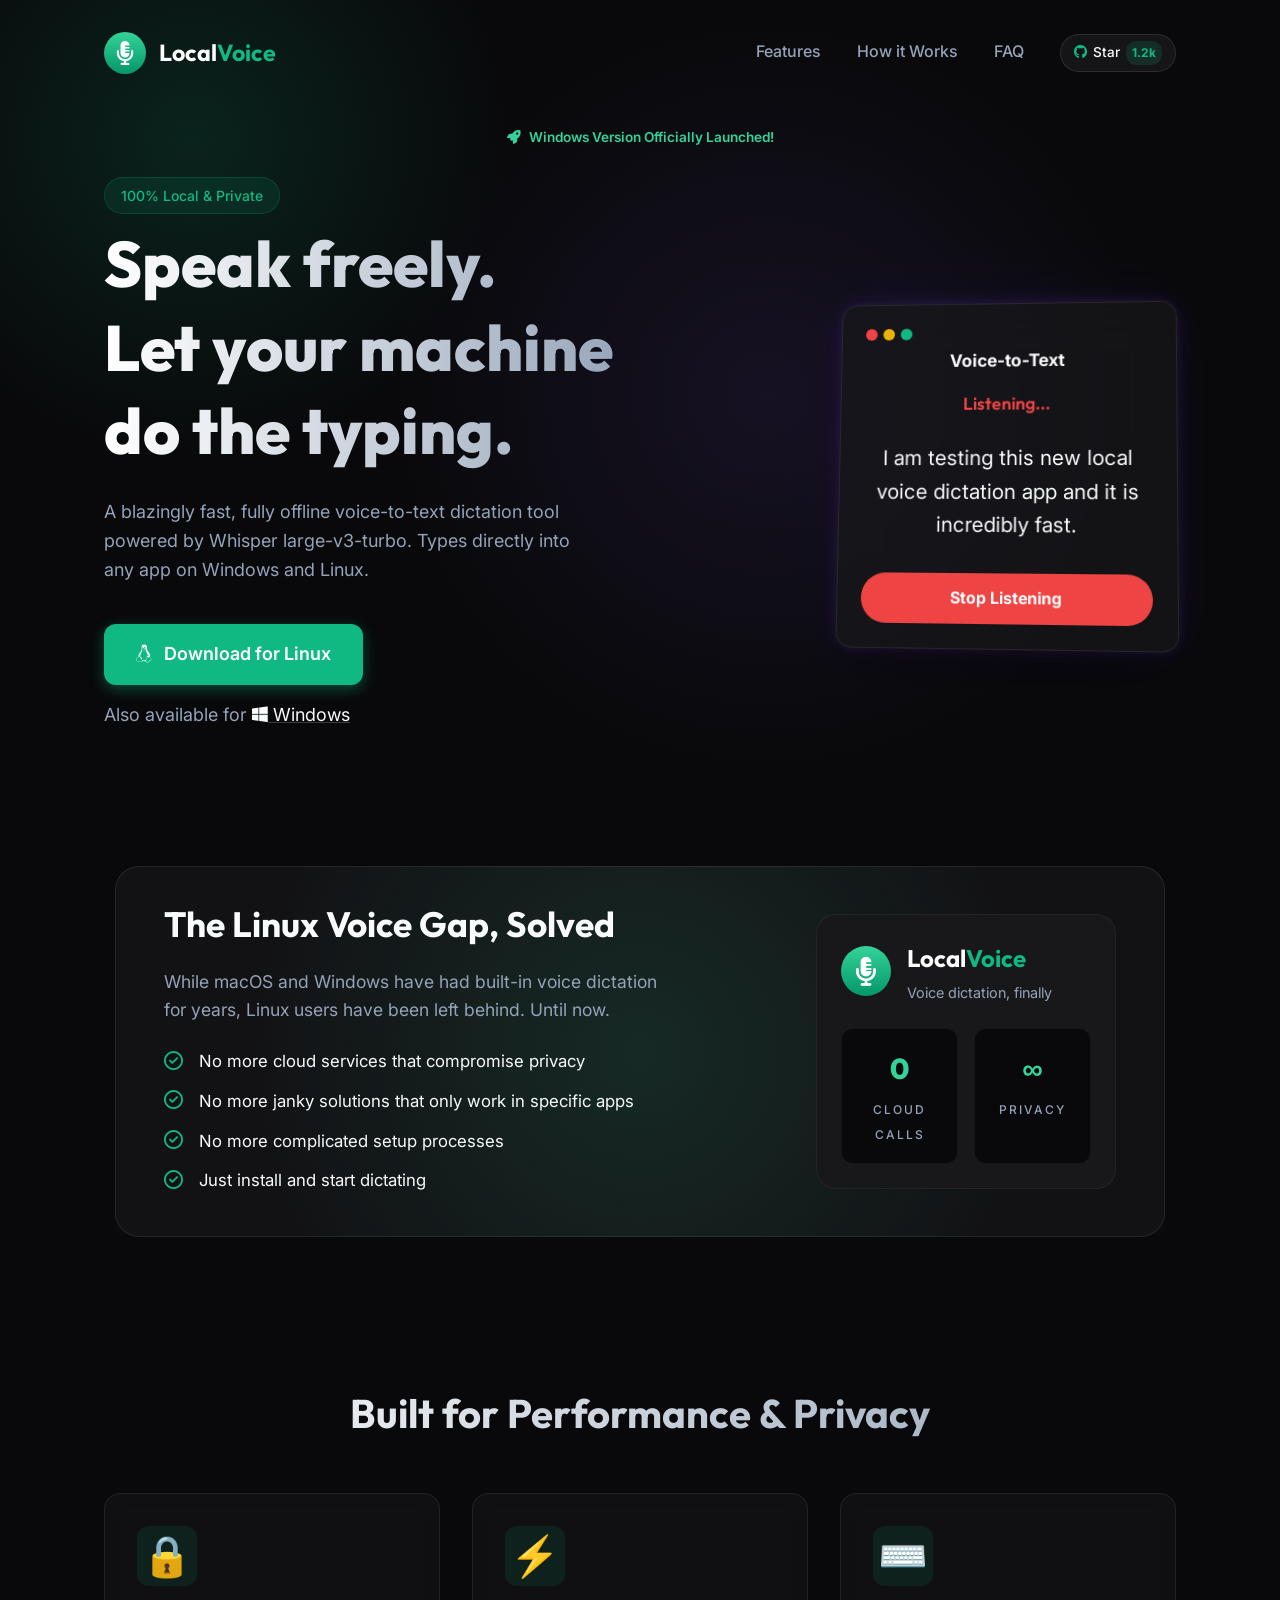
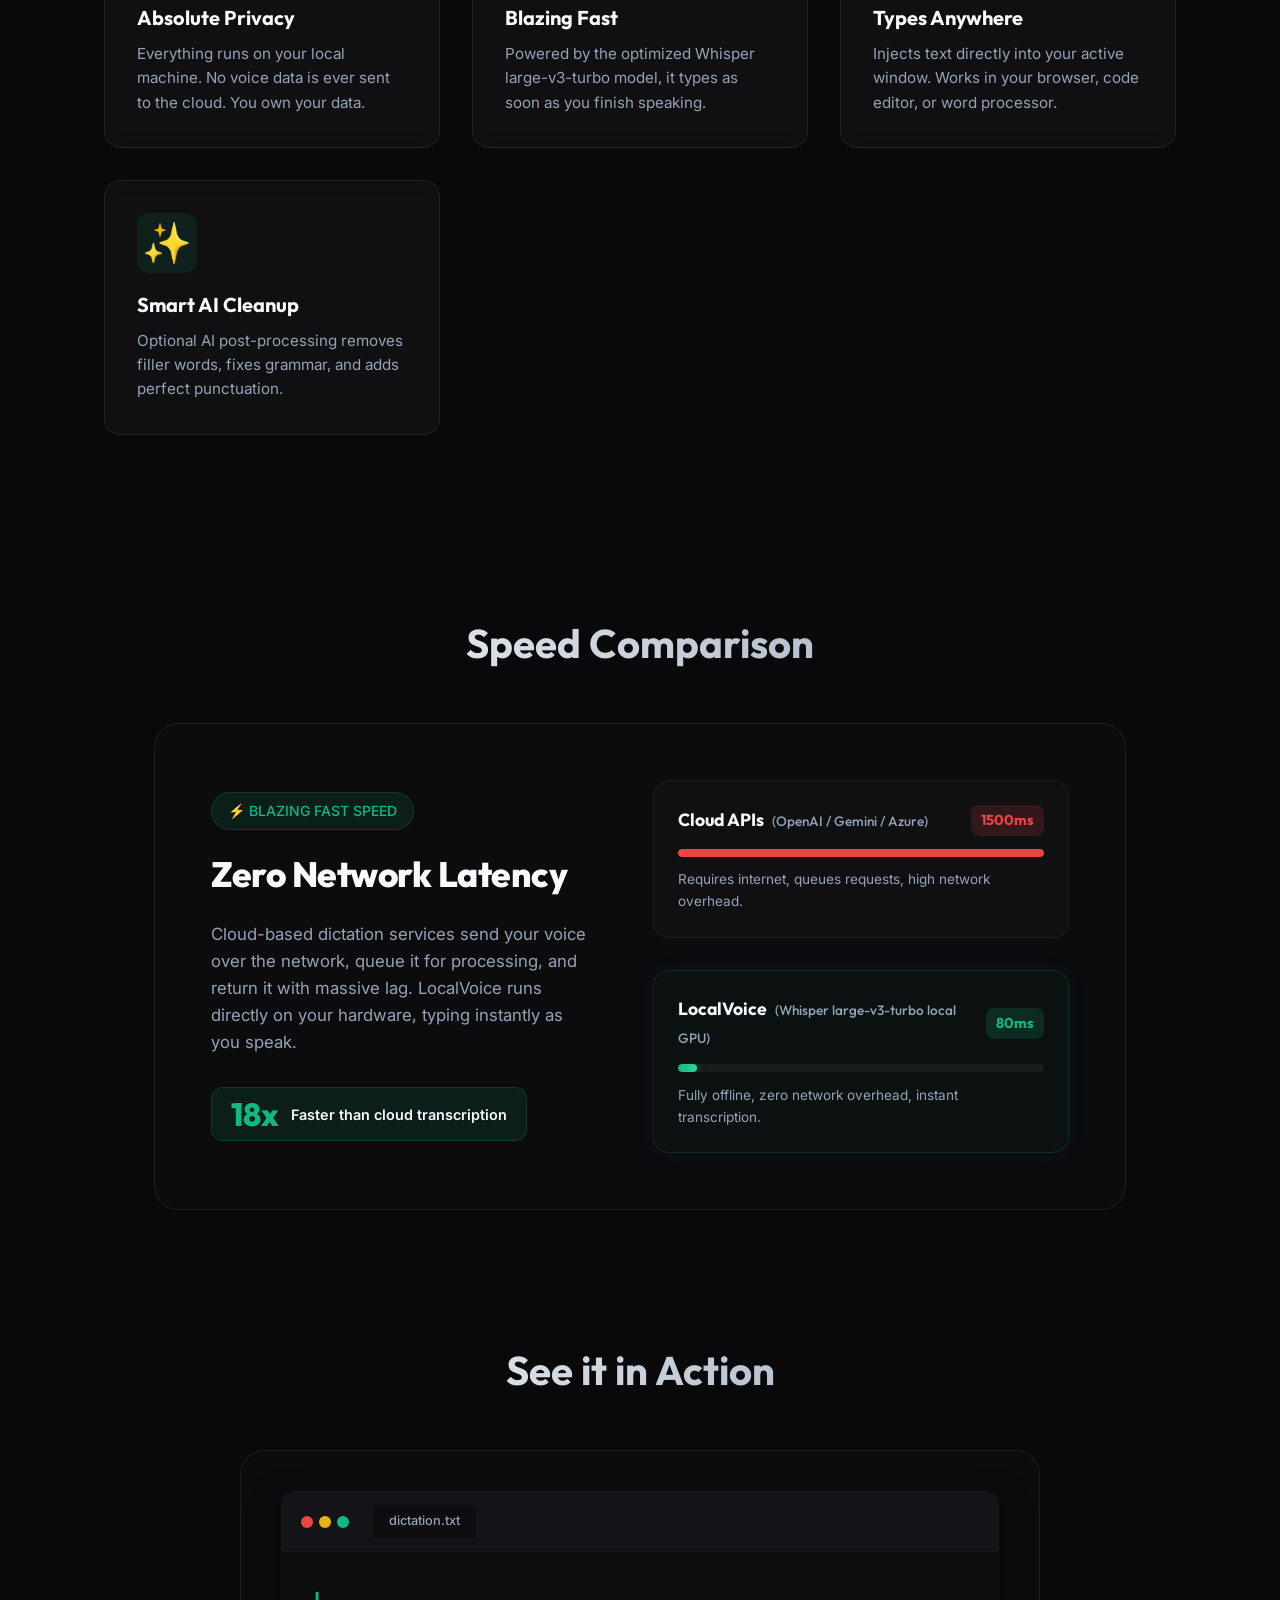
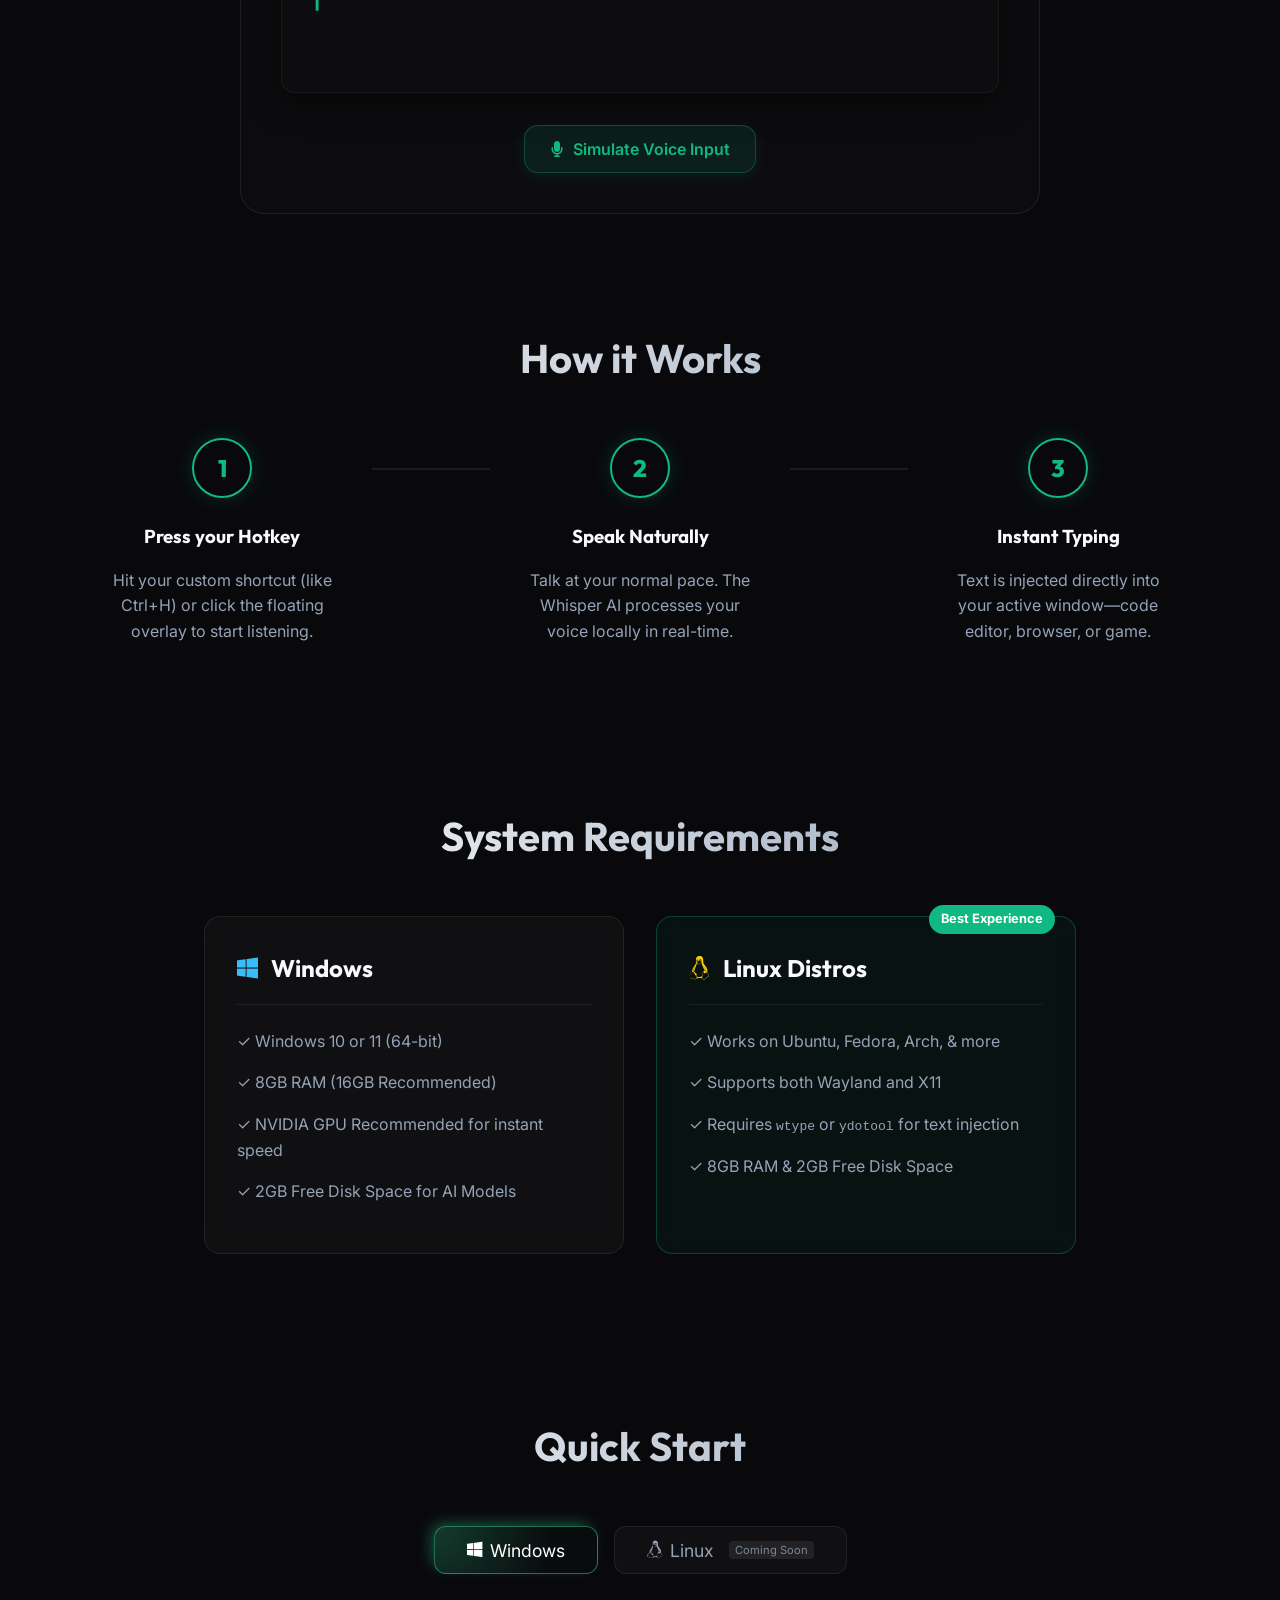
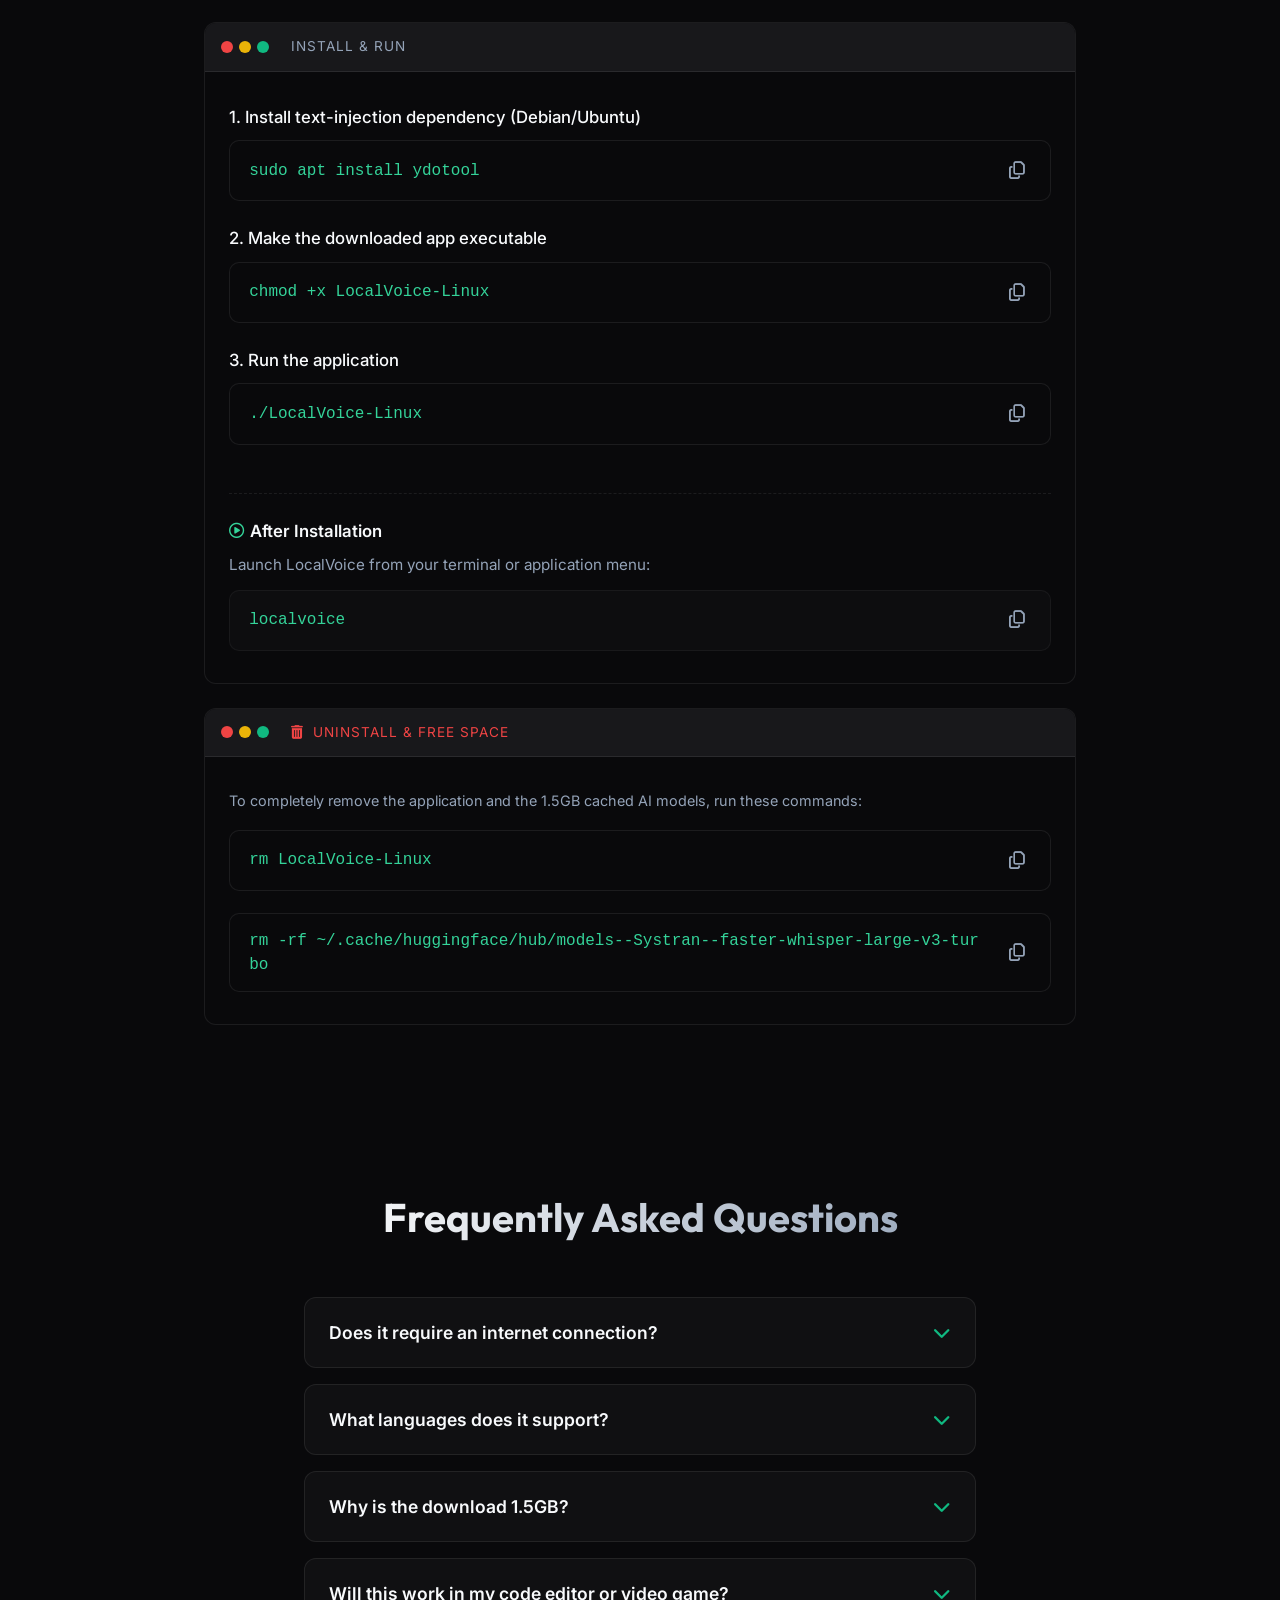
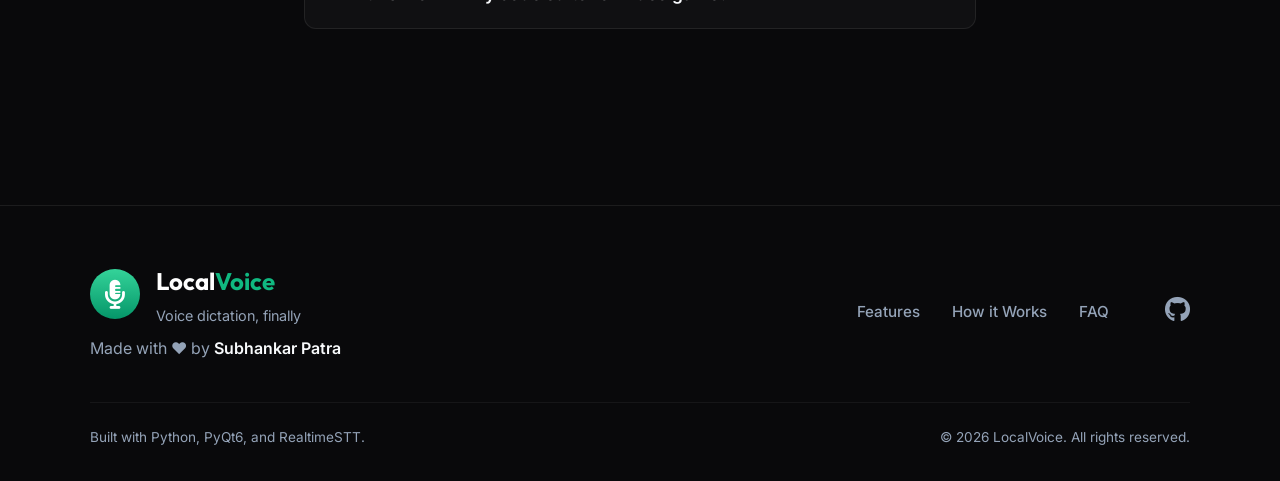
<file: landing-page/index.html>
<!DOCTYPE html>
<html lang="en">
<head>
    <meta charset="UTF-8">
    <meta name="viewport" content="width=device-width, initial-scale=1.0">
    <title>LocalVoice - Secure & Fast Voice Dictation</title>
    <link rel="preconnect" href="https://fonts.googleapis.com">
    <link rel="preconnect" href="https://fonts.gstatic.com" crossorigin>
    <link href="https://fonts.googleapis.com/css2?family=Inter:wght@400;500&family=Outfit:wght@500;700;800&display=swap" rel="stylesheet">
    <link rel="stylesheet" href="https://cdnjs.cloudflare.com/ajax/libs/font-awesome/6.4.0/css/all.min.css">
    <link rel="stylesheet" href="style.css">
</head>
<body>
    <div class="glow-bg"></div>
    <nav class="navbar">
        <div class="card-header" style="margin-bottom: 0;">
            <div class="icon-circle" style="width: 42px; height: 42px; margin-right: 0.8rem;">
                <i class="fa-solid fa-microphone-lines" style="font-size: 1.5rem;"></i>
            </div>
            <div class="card-title">
                <h3 style="font-size: 1.45rem; margin-bottom: 0; line-height: 1; font-family: 'Outfit', sans-serif; font-weight: 700;">Local<span>Voice</span></h3>
            </div>
        </div>
        <div class="nav-links">
            <a href="#features">Features</a>
            <a href="#how-it-works">How it Works</a>
            <a href="#faq">FAQ</a>
            <a href="https://github.com/Subhankar-Patra1/Local_Voice" target="_blank" class="nav-github-star">
                <i class="fa-brands fa-github"></i>
                <span>Star</span>
                <span class="star-count">1.2k</span>
            </a>
        </div>
    </nav>

    <div class="announcement-bar">
        <div class="badge launch-badge glow-effect">
            <span class="badge-content">
                <i class="fa-solid fa-rocket" style="margin-right: 8px;"></i>
                Windows Version Officially Launched!
            </span>
        </div>
    </div>

    <main class="hero">
        <div class="hero-content">
            <div class="hero-badges">
                <div class="badge">100% Local & Private</div>
            </div>
            <h1>Speak freely. <br> Let your machine do the typing.</h1>
            <p>A blazingly fast, fully offline voice-to-text dictation tool powered by Whisper large-v3-turbo. Types directly into any app on Windows and Linux.</p>
            
            <div class="download-container">
                <a href="https://github.com/Subhankar-Patra1/Local_Voice/releases/download/v1.0.0/LocalVoice_Setup.exe" id="download-btn" class="btn primary-btn">
                    <span id="btn-text">Download for Windows</span>
                </a>
                <p id="os-fallback" class="os-fallback">Also available for <a href="#" id="other-os-link">Other OS</a></p>
            </div>
        </div>
        
        <div class="hero-image">
            <div class="glass-mockup">
                <div class="mockup-header">
                    <span class="dot red"></span>
                    <span class="dot yellow"></span>
                    <span class="dot green"></span>
                </div>
                <div class="mockup-body">
                    <div class="mockup-title">Voice-to-Text</div>
                    <div class="mockup-status">Listening...</div>
                    <div class="mockup-text">I am testing this new local voice dictation app and it is incredibly fast.</div>
                    <div class="mockup-btn">Stop Listening</div>
                </div>
            </div>
        </div>
    </main>

    <section class="linux-gap">
        <div class="linux-gap-content">
            <h2>The Linux Voice Gap, Solved</h2>
            <p class="subtitle">While macOS and Windows have had built-in voice dictation for years, Linux users have been left behind. Until now.</p>
            
            <ul class="checklist">
                <li><i class="fa-regular fa-circle-check"></i> No more cloud services that compromise privacy</li>
                <li><i class="fa-regular fa-circle-check"></i> No more janky solutions that only work in specific apps</li>
                <li><i class="fa-regular fa-circle-check"></i> No more complicated setup processes</li>
                <li><i class="fa-regular fa-circle-check"></i> Just install and start dictating</li>
            </ul>
        </div>
        <div class="linux-gap-card">
            <div class="stats-card">
                <div class="card-header">
                    <div class="icon-circle">
                        <i class="fa-solid fa-microphone-lines"></i>
                    </div>
                    <div class="card-title">
                        <h3>Local<span>Voice</span></h3>
                        <p>Voice dictation, finally</p>
                    </div>
                </div>
                <div class="stats-grid">
                    <div class="stat-box">
                        <span class="stat-value">0</span>
                        <span class="stat-label">CLOUD<br>CALLS</span>
                    </div>
                    <div class="stat-box">
                        <span class="stat-value">∞</span>
                        <span class="stat-label">PRIVACY</span>
                    </div>
                </div>
            </div>
        </div>
    </section>

    <section id="features" class="features">
        <h2 class="section-title">Built for Performance & Privacy</h2>
        <div class="feature-grid">
            <div class="feature-card glass">
                <div class="feature-icon">🔒</div>
                <h3>Absolute Privacy</h3>
                <p>Everything runs on your local machine. No voice data is ever sent to the cloud. You own your data.</p>
            </div>
            <div class="feature-card glass">
                <div class="feature-icon">⚡</div>
                <h3>Blazing Fast</h3>
                <p>Powered by the optimized Whisper large-v3-turbo model, it types as soon as you finish speaking.</p>
            </div>
            <div class="feature-card glass">
                <div class="feature-icon">⌨️</div>
                <h3>Types Anywhere</h3>
                <p>Injects text directly into your active window. Works in your browser, code editor, or word processor.</p>
            </div>
            <div class="feature-card glass">
                <div class="feature-icon">✨</div>
                <h3>Smart AI Cleanup</h3>
                <p>Optional AI post-processing removes filler words, fixes grammar, and adds perfect punctuation.</p>
            </div>
        </div>
    </section>

    <section id="latency" class="latency-section">
        <h2 class="section-title">Speed Comparison</h2>
        <div class="latency-container glass">
            <div class="latency-info">
                <span class="badge" style="background: rgba(16, 185, 129, 0.1); color: var(--accent); border: 1px solid rgba(16, 185, 129, 0.2);">⚡ BLAZING FAST SPEED</span>
                <h2>Zero Network Latency</h2>
                <p>Cloud-based dictation services send your voice over the network, queue it for processing, and return it with massive lag. LocalVoice runs directly on your hardware, typing instantly as you speak.</p>
                <div class="speed-multiplier">
                    <span class="multiplier-num">18x</span>
                    <span class="multiplier-label">Faster than cloud transcription</span>
                </div>
            </div>
            <div class="latency-visual">
                <div class="latency-bar-group">
                    <div class="latency-label-row">
                        <span>Cloud APIs <small>(OpenAI / Gemini / Azure)</small></span>
                        <span class="time slow">1500ms</span>
                    </div>
                    <div class="progress-track">
                        <div class="progress-bar slow-bar" style="width: 0;" data-width="100%"></div>
                    </div>
                    <div class="bar-subtext">Requires internet, queues requests, high network overhead.</div>
                </div>
                
                <div class="latency-bar-group active">
                    <div class="latency-label-row">
                        <span>LocalVoice <small>(Whisper large-v3-turbo local GPU)</small></span>
                        <span class="time fast">80ms</span>
                    </div>
                    <div class="progress-track">
                        <div class="progress-bar fast-bar" style="width: 0;" data-width="5.3%"></div>
                    </div>
                    <div class="bar-subtext">Fully offline, zero network overhead, instant transcription.</div>
                </div>
            </div>
        </div>
    </section>

    <section class="demo-section">
        <h2 class="section-title">See it in Action</h2>
        <div class="simulator-container glass">
            <div class="sim-editor-window">
                <div class="sim-editor-header">
                    <div class="sim-dots">
                        <span class="dot red"></span>
                        <span class="dot yellow"></span>
                        <span class="dot green"></span>
                    </div>
                    <div class="sim-tab">dictation.txt</div>
                </div>
                <div class="sim-editor-body">
                    <span id="sim-text-target" class="sim-text"></span><span class="sim-cursor">|</span>
                </div>
            </div>
            
            <div class="sim-controls">
                <button id="sim-start-btn" class="sim-btn">
                    <i class="fa-solid fa-microphone"></i>
                    <span id="sim-btn-label">Simulate Voice Input</span>
                </button>
                
                <div id="sim-wave-container" class="sim-wave-container">
                    <div class="wave-bar bar-1"></div>
                    <div class="wave-bar bar-2"></div>
                    <div class="wave-bar bar-3"></div>
                    <div class="wave-bar bar-4"></div>
                    <div class="wave-bar bar-5"></div>
                    <div class="wave-bar bar-6"></div>
                    <div class="wave-bar bar-7"></div>
                    <div class="wave-bar bar-8"></div>
                </div>
            </div>
        </div>
    </section>

    <section id="how-it-works" class="how-it-works">
        <h2 class="section-title">How it Works</h2>
        <div class="steps-container">
            <div class="step">
                <div class="step-number">1</div>
                <h3>Press your Hotkey</h3>
                <p>Hit your custom shortcut (like Ctrl+H) or click the floating overlay to start listening.</p>
            </div>
            <div class="step-connector"></div>
            <div class="step">
                <div class="step-number">2</div>
                <h3>Speak Naturally</h3>
                <p>Talk at your normal pace. The Whisper AI processes your voice locally in real-time.</p>
            </div>
            <div class="step-connector"></div>
            <div class="step">
                <div class="step-number">3</div>
                <h3>Instant Typing</h3>
                <p>Text is injected directly into your active window—code editor, browser, or game.</p>
            </div>
        </div>
    </section>

    <section id="requirements" class="requirements">
        <h2 class="section-title">System Requirements</h2>
        <div class="req-grid">
            <div class="req-card glass">
                <h3><i class="fa-brands fa-windows" style="margin-right: 8px; color: #38bdf8;"></i> Windows</h3>
                <ul>
                    <li>✓ Windows 10 or 11 (64-bit)</li>
                    <li>✓ 8GB RAM (16GB Recommended)</li>
                    <li>✓ NVIDIA GPU Recommended for instant speed</li>
                    <li>✓ 2GB Free Disk Space for AI Models</li>
                </ul>
            </div>
            <div class="req-card glass recommended">
                <div class="rec-badge">Best Experience</div>
                <h3><i class="fa-brands fa-linux" style="margin-right: 8px; color: #facc15;"></i> Linux Distros</h3>
                <ul>
                    <li>✓ Works on Ubuntu, Fedora, Arch, & more</li>
                    <li>✓ Supports both Wayland and X11</li>
                    <li>✓ Requires <code>wtype</code> or <code>ydotool</code> for text injection</li>
                    <li>✓ 8GB RAM & 2GB Free Disk Space</li>
                </ul>
            </div>
        </div>
    </section>

    <section id="installation" class="installation-section">
        <h2 class="section-title">Quick Start</h2>
        
        <div class="os-tabs">
            <button class="os-tab active" data-os="windows"><i class="fa-brands fa-windows"></i> Windows</button>
            <button class="os-tab" data-os="linux">
                <i class="fa-brands fa-linux"></i> Linux
                <span class="coming-soon-badge">Coming Soon</span>
            </button>
        </div>

        <div class="install-content active" id="content-linux">
            <div class="code-block">
                <div class="code-header" style="justify-content: flex-start; gap: 6px;">
                    <span class="dot red"></span><span class="dot yellow"></span><span class="dot green"></span>
                    <span class="filename" style="margin-left: 1rem;">Install & Run</span>
                </div>
                <div class="install-steps-list" style="padding: 2rem 1.5rem;">
                    <div class="install-step-item">
                        <p class="step-desc">1. Install text-injection dependency (Debian/Ubuntu)</p>
                        <div class="cmd-box">
                            <code>sudo apt install ydotool</code>
                            <button class="copy-btn" title="Copy code"><i class="fa-regular fa-copy"></i></button>
                        </div>
                    </div>
                    
                    <div class="install-step-item">
                        <p class="step-desc">2. Make the downloaded app executable</p>
                        <div class="cmd-box">
                            <code>chmod +x LocalVoice-Linux</code>
                            <button class="copy-btn" title="Copy code"><i class="fa-regular fa-copy"></i></button>
                        </div>
                    </div>

                    <div class="install-step-item">
                        <p class="step-desc">3. Run the application</p>
                        <div class="cmd-box">
                            <code>./LocalVoice-Linux</code>
                            <button class="copy-btn" title="Copy code"><i class="fa-regular fa-copy"></i></button>
                        </div>
                    </div>

                    <div class="after-install-box">
                        <h4 class="after-install-title">
                            <i class="fa-regular fa-circle-play" style="color: #34d399; font-size: 0.95rem; margin-right: 6px;"></i> After Installation
                        </h4>
                        <p class="after-install-desc">Launch LocalVoice from your terminal or application menu:</p>
                        <div class="cmd-box launch-cmd">
                            <code>localvoice</code>
                            <button class="copy-btn" title="Copy code"><i class="fa-regular fa-copy"></i></button>
                        </div>
                    </div>
                </div>
            </div>

            <div class="code-block mt-4">
                <div class="code-header" style="justify-content: flex-start; gap: 6px;">
                    <span class="dot red"></span><span class="dot yellow"></span><span class="dot green"></span>
                    <span class="filename" style="margin-left: 1rem; color: #ef4444;"><i class="fa-solid fa-trash-can" style="margin-right: 4px;"></i> Uninstall & Free Space</span>
                </div>
                <div class="install-steps-list" style="padding: 2rem 1.5rem;">
                    <div class="install-step-item">
                        <p class="step-desc-sub">To completely remove the application and the 1.5GB cached AI models, run these commands:</p>
                        
                        <div class="cmd-box" style="margin-bottom: 0.8rem;">
                            <code>rm LocalVoice-Linux</code>
                            <button class="copy-btn" title="Copy code"><i class="fa-regular fa-copy"></i></button>
                        </div>
                        <div class="cmd-box">
                            <code>rm -rf ~/.cache/huggingface/hub/models--Systran--faster-whisper-large-v3-turbo</code>
                            <button class="copy-btn" title="Copy code"><i class="fa-regular fa-copy"></i></button>
                        </div>
                    </div>
                </div>
            </div>
        </div>

        <div class="install-content" id="content-windows">
            <div class="code-block">
                <div class="code-header">
                    <div class="code-header-left">
                        <span class="dot red"></span><span class="dot yellow"></span><span class="dot green"></span>
                        <span class="filename">Install & Run</span>
                    </div>
                </div>
                <div class="windows-instruction">
                    <i class="fa-solid fa-mouse-pointer"></i>
                    <p>No terminal needed! Just download <strong>LocalVoice_Setup.exe</strong> and double-click to run.</p>
                </div>
            </div>
            
            <div class="code-block mt-4">
                <div class="code-header">
                    <div class="code-header-left">
                        <span class="dot red"></span><span class="dot yellow"></span><span class="dot green"></span>
                        <span class="filename">Uninstall</span>
                    </div>
                </div>
                <div class="windows-instruction">
                    <i class="fa-solid fa-trash-can" style="color: #ef4444;"></i>
                    <p>Delete <strong>LocalVoice.exe</strong> to remove the app.<br><br>To free up disk space, delete the AI model cache folder at:<br><code>C:\Users\YOUR_NAME\.cache\huggingface</code></p>
                </div>
            </div>
        </div>
    </section>

    <section id="faq" class="faq-section">
        <h2 class="section-title">Frequently Asked Questions</h2>
        <div class="faq-container">
            <div class="faq-item">
                <button class="faq-question">Does it require an internet connection? <i class="fa-solid fa-chevron-down arrow"></i></button>
                <div class="faq-answer">
                    <p>Only for the very first launch! The app needs to download the AI models (~1.5GB) once. After that, it runs 100% locally and entirely offline.</p>
                </div>
            </div>
            <div class="faq-item">
                <button class="faq-question">What languages does it support? <i class="fa-solid fa-chevron-down arrow"></i></button>
                <div class="faq-answer">
                    <p>It defaults to English for the highest accuracy, but the Whisper model supports over 90 languages including Spanish, French, German, Chinese, Japanese, and Hindi.</p>
                </div>
            </div>
            <div class="faq-item">
                <button class="faq-question">Why is the download 1.5GB? <i class="fa-solid fa-chevron-down arrow"></i></button>
                <div class="faq-answer">
                    <p>Instead of relying on a slow, privacy-invasive cloud API, we bundle the powerful <code>large-v3-turbo</code> AI model so it runs directly on your hardware for zero latency.</p>
                </div>
            </div>
            <div class="faq-item">
                <button class="faq-question">Will this work in my code editor or video game? <i class="fa-solid fa-chevron-down arrow"></i></button>
                <div class="faq-answer">
                    <p>Yes! It acts exactly like a virtual keyboard. Wherever your text cursor is blinking—whether in VS Code, a web browser, or a video game chat—the text will be typed exactly there.</p>
                </div>
            </div>
        </div>
    </section>

    <footer>
        <div class="footer-content">
            <div class="footer-brand-section">
                <div class="card-header" style="margin-bottom: 0;">
                    <div class="icon-circle">
                        <i class="fa-solid fa-microphone-lines"></i>
                    </div>
                    <div class="card-title">
                        <h3>Local<span>Voice</span></h3>
                        <p>Voice dictation, finally</p>
                    </div>
                </div>
                <div class="footer-credit">
                    <p>Made with ❤️ by <a href="https://github.com/Subhankar-Patra1" target="_blank" class="author-link">Subhankar Patra</a></p>
                </div>
            </div>
            
            <div class="footer-nav-section">
                <div class="footer-links">
                    <a href="#features">Features</a>
                    <a href="#how-it-works">How it Works</a>
                    <a href="#faq">FAQ</a>
                </div>
                <div class="footer-right">
                    <a href="https://github.com/Subhankar-Patra1/Local_Voice" target="_blank" class="github-social" title="View on GitHub">
                        <i class="fa-brands fa-github"></i>
                    </a>
                </div>
            </div>
        </div>
        <div class="footer-bottom">
            <p>Built with Python, PyQt6, and RealtimeSTT.</p>
            <p>&copy; <span id="current-year">2026</span> LocalVoice. All rights reserved.</p>
        </div>
    </footer>

    <button id="back-to-top" class="back-to-top" title="Back to Top">
        <i class="fa-solid fa-arrow-up"></i>
    </button>

    <script src="script.js"></script>
</body>
</html>
</file>
<file: landing-page/style.css>
:root {
    --bg-dark: #09090b;
    --text-main: #f8fafc;
    --text-muted: #94a3b8;
    --accent: #10b981;
    --accent-hover: #059669;
    --glass-bg: rgba(255, 255, 255, 0.03);
    --glass-border: rgba(255, 255, 255, 0.08);
}

* {
    margin: 0;
    padding: 0;
    box-sizing: border-box;
}

body {
    background-color: var(--bg-dark);
    color: var(--text-main);
    font-family: 'Inter', sans-serif;
    line-height: 1.6;
    overflow-x: hidden;
}

/* Background Glow Effect */
.glow-bg {
    position: absolute;
    top: -20%;
    left: -10%;
    width: 50vw;
    height: 50vw;
    background: radial-gradient(circle, rgba(16, 185, 129, 0.15) 0%, rgba(9, 9, 11, 0) 70%);
    z-index: -1;
    border-radius: 50%;
}

.glow-bg::after {
    content: '';
    position: absolute;
    bottom: -50%;
    right: -100%;
    width: 60vw;
    height: 60vw;
    background: radial-gradient(circle, rgba(139, 92, 246, 0.1) 0%, rgba(9, 9, 11, 0) 70%);
    border-radius: 50%;
}

/* Typography */
h1, h2, h3, .logo {
    font-family: 'Outfit', sans-serif;
}

/* Navbar */
.navbar {
    display: flex;
    justify-content: space-between;
    align-items: center;
    padding: 2rem 5%;
    max-width: 1200px;
    margin: 0 auto;
}

/* Redundant navbar-logo styles removed as card-header components are fully unified across the site */

.nav-links a {
    color: var(--text-muted);
    text-decoration: none;
    margin-left: 2rem;
    font-weight: 500;
    transition: color 0.3s;
}

.nav-links a:hover {
    color: var(--text-main);
}

.announcement-bar {
    width: 100%;
    display: flex;
    justify-content: center;
    padding-top: 0.5rem;
    animation: fadeInUp 0.8s ease-out forwards;
}

.hero {
    display: flex;
    align-items: center;
    justify-content: space-between;
    padding: 1rem 5% 4rem;
    max-width: 1200px;
    margin: 0 auto;
    min-height: 60vh;
}

.hero-content {
    flex: 1;
    max-width: 600px;
    text-align: left;
    display: block;
}

.glow-effect {
    position: relative;
    overflow: hidden;
    background: #09090b;
    border: 1px solid rgba(255, 255, 255, 0.1);
    border-radius: 50px;
    z-index: 1;
    display: inline-flex;
}

.badge-content {
    display: flex;
    align-items: center;
    padding: 0.4rem 1.2rem;
    z-index: 1;
    overflow: hidden;
    color: #34d399;
    font-size: 0.85rem;
    font-weight: 600;
}

/* Google-style Shimmer Overlay */
.badge-content::after {
    content: '';
    position: absolute;
    top: 0;
    left: -100%;
    width: 100%;
    height: 100%;
    background: linear-gradient(
        120deg,
        transparent,
        rgba(255, 255, 255, 0.1),
        transparent
    );
    animation: shimmerRunning 3s infinite linear;
    z-index: 2;
}

@keyframes shimmerRunning {
    0% { left: -100%; }
    100% { left: 100%; }
}

@keyframes fadeInUp {
    from { opacity: 0; transform: translateY(20px); }
    to { opacity: 1; transform: translateY(0); }
}

.hero-badges {
    display: flex;
    gap: 0.8rem;
    margin-bottom: 0.5rem;
}

.launch-badge {
    background: transparent !important;
    border: none !important;
}

.coming-soon-badge {
    font-size: 0.7rem;
    background: rgba(255, 255, 255, 0.1);
    padding: 2px 6px;
    border-radius: 4px;
    margin-left: 8px;
    opacity: 0.8;
}

.badge {
    display: inline-block;
    padding: 0.4rem 1rem;
    background: rgba(16, 185, 129, 0.1);
    color: #10b981;
    border: 1px solid rgba(16, 185, 129, 0.2);
    border-radius: 50px;
    font-size: 0.875rem;
    font-weight: 500;
}

h1 {
    font-size: 4rem;
    line-height: 1.3;
    font-weight: 800;
    margin-bottom: 1rem;
    padding-bottom: 10px;
    background: linear-gradient(to right, #fff, #94a3b8);
    -webkit-background-clip: text;
    -webkit-text-fill-color: transparent;
}

.hero-content p {
    color: var(--text-muted);
    font-size: 1.125rem;
    margin-bottom: 2.5rem;
    max-width: 500px;
}

.download-container {
    display: flex;
    flex-direction: column;
    align-items: flex-start;
}

.btn {
    display: inline-flex;
    align-items: center;
    padding: 1rem 2rem;
    border-radius: 12px;
    font-size: 1.125rem;
    font-weight: 600;
    text-decoration: none;
    transition: all 0.3s ease;
    cursor: pointer;
}

.primary-btn {
    background-color: var(--accent);
    color: white;
    border: none;
    box-shadow: 0 4px 14px 0 rgba(16, 185, 129, 0.39);
}

.primary-btn:hover {
    background-color: var(--accent-hover);
    transform: translateY(-2px);
    box-shadow: 0 6px 20px rgba(16, 185, 129, 0.23);
}

.primary-btn .icon {
    margin-right: 0.5rem;
}

.os-fallback {
    margin-top: 1rem;
    font-size: 0.875rem;
    color: var(--text-muted);
}

.os-fallback a {
    color: var(--text-main);
    text-decoration: underline;
    text-decoration-color: rgba(255, 255, 255, 0.2);
    transition: text-decoration-color 0.3s;
}

.os-fallback a:hover {
    text-decoration-color: var(--text-main);
}

/* Hero Mockup */
.hero-image {
    flex: 1;
    display: flex;
    justify-content: flex-end;
}

.glass-mockup {
    width: 340px;
    background: rgba(24, 24, 27, 0.7);
    backdrop-filter: blur(20px);
    border: 1px solid var(--glass-border);
    border-radius: 16px;
    padding: 1.5rem;
    box-shadow: 
        0 25px 50px -12px rgba(0, 0, 0, 0.5), /* Base dark drop shadow */
        0 0 10px rgba(139, 92, 246, 0.1),     /* Tight inner glow layer */
        0 0 20px rgba(139, 92, 246, 0.1),     /* Medium glow layer */
        0 0 40px rgba(139, 92, 246, 0.08),    /* Wide glow layer */
        0 0 80px rgba(139, 92, 246, 0.05);    /* Ultra-wide faint glow layer */
    transform: perspective(1000px) rotateY(-5deg) rotateX(5deg);
    transition: transform 0.1s ease-out, box-shadow 0.5s ease;
}

.glass-mockup:hover {
    box-shadow: 
        0 25px 50px -12px rgba(0, 0, 0, 0.5),
        0 0 15px rgba(139, 92, 246, 0.2),     /* Intense tight hover glow */
        0 0 30px rgba(139, 92, 246, 0.15),    /* Medium hover glow */
        0 0 60px rgba(139, 92, 246, 0.1),     /* Wide hover glow */
        0 0 100px rgba(139, 92, 246, 0.08);   /* Ultra-wide hover glow */
}

.mockup-header {
    display: flex;
    gap: 6px;
    margin-bottom: 0.5rem;
}

.dot {
    width: 12px;
    height: 12px;
    border-radius: 50%;
}
.red { background: #ef4444; } 
.yellow { background: #eab308; }
.green { background: #10b981; }

.mockup-title {
    text-align: center;
    color: var(--text-main);
    font-weight: 700;
    margin-bottom: 1rem;
    font-size: 1.1rem;
}

.mockup-status {
    color: #ef4444; /* Danger red like the app */
    font-weight: 600;
    font-size: 1.1rem;
    text-align: center;
    margin-bottom: 1.5rem;
    font-family: 'Outfit', sans-serif;
}

.mockup-text {
    font-size: 1.3rem;
    text-align: center;
    margin-bottom: 2rem;
    color: var(--text-main);
}

.mockup-btn {
    background: #ef4444;
    color: white;
    text-align: center;
    padding: 0.75rem;
    border-radius: 50px;
    font-weight: bold;
    font-family: 'Inter', sans-serif;
    font-size: 1rem;
    cursor: pointer;
}

/* Linux Gap Section */
.linux-gap {
    display: flex;
    align-items: center;
    justify-content: space-between;
    padding: 1.8rem 3rem; /* Reduced vertical padding */
    max-width: 1050px;
    margin: 2rem auto 4rem auto;
    background: radial-gradient(circle at 50% 50%, rgba(52, 211, 153, 0.12), transparent 70%),
                rgba(20, 20, 23, 0.95);
    border-radius: 24px;
    border: 1px solid var(--glass-border);
}

.linux-gap-content {
    flex: 1;
    max-width: 600px;
    padding-right: 2rem;
}

.linux-gap-content h2 {
    font-size: 2.2rem;
    margin-bottom: 1rem;
    color: var(--text-main);
}

.linux-gap-content .subtitle {
    color: var(--text-muted);
    font-size: 1.1rem;
    margin-bottom: 1.5rem; /* Reduced from 2.5rem */
    line-height: 1.6;
}

.checklist {
    list-style: none;
}

.checklist li {
    display: flex;
    align-items: flex-start;
    margin-bottom: 0.8rem; /* Reduced from 1.2rem */
    color: var(--text-main);
    font-size: 1.05rem;
}

.checklist li i {
    color: var(--accent);
    font-size: 1.2rem;
    margin-right: 1rem;
    margin-top: 0.2rem;
}

.linux-gap-card {
    flex: 0.8;
    display: flex;
    justify-content: flex-end;
}

.stats-card {
    background: #18181b;
    border-radius: 20px;
    padding: 1.5rem;
    width: 100%;
    max-width: 300px;
    transition: none;
    border: 1px solid rgba(255, 255, 255, 0.05); /* very faint border like image */
}

.card-header {
    display: flex;
    align-items: center;
    margin-bottom: 1.5rem;
}

.icon-circle {
    width: 50px;
    height: 50px;
    background: linear-gradient(180deg, #34d399, #059669); /* Brighter teal to dark green gradient */
    border-radius: 50%;
    display: flex;
    align-items: center;
    justify-content: center;
    margin-right: 1rem;
}

.icon-circle i {
    color: #fff;
    font-size: 1.8rem;
}

.card-title h3 {
    font-size: 1.5rem;
    color: #fff;
    margin-bottom: 0.2rem;
}

.card-title h3 span {
    color: var(--accent);
}

.card-title p {
    color: var(--text-muted);
    font-size: 0.9rem;
}

.stats-grid {
    display: flex;
    gap: 1rem;
}

.stat-box {
    flex: 1;
    background: #09090b;
    border-radius: 12px;
    padding: 1rem;
    text-align: center;
    border: 1px solid rgba(255, 255, 255, 0.05);
}

.stat-value {
    display: block;
    color: #34d399; /* Matches the new brighter green */
    font-size: 1.8rem;
    font-weight: 800;
    font-family: 'Outfit', sans-serif;
    margin-bottom: 0.3rem;
}

.stat-label {
    color: var(--text-muted);
    font-size: 0.75rem;
    text-transform: uppercase;
    letter-spacing: 2px;
    font-family: 'Inter', sans-serif;
    font-weight: 500;
    line-height: 1.8;
}

/* Features */
.features {
    padding: 5rem 5%;
    max-width: 1200px;
    margin: 0 auto;
}

.section-title {
    text-align: center;
    font-size: 2.5rem;
    margin-bottom: 3rem;
    background: linear-gradient(to right, #fff, #94a3b8);
    -webkit-background-clip: text;
    -webkit-text-fill-color: transparent;
}

.feature-grid {
    display: grid;
    grid-template-columns: repeat(auto-fit, minmax(250px, 1fr));
    gap: 2rem;
}

.glass {
    background: var(--glass-bg);
    border: 1px solid var(--glass-border);
    backdrop-filter: blur(10px);
    border-radius: 16px;
    padding: 2rem;
    transition: transform 0.3s ease, background 0.3s ease;
}

.glass:hover {
    transform: translateY(-5px);
    background: rgba(255, 255, 255, 0.05);
    border-color: rgba(16, 185, 129, 0.3);
}

.feature-icon {
    font-size: 2.5rem;
    margin-bottom: 1rem;
    background: rgba(16, 185, 129, 0.1);
    width: 60px;
    height: 60px;
    display: flex;
    align-items: center;
    justify-content: center;
    border-radius: 12px;
}

.feature-card h3 {
    font-size: 1.25rem;
    margin-bottom: 0.5rem;
    color: var(--text-main);
}

.feature-card p {
    color: var(--text-muted);
    font-size: 0.95rem;
}

/* Demo Section */
.demo-section {
    padding: 2rem 5%;
    max-width: 1000px;
    margin: 0 auto;
}
/* Interactive Simulator Styles */
.simulator-container {
    max-width: 800px;
    margin: 0 auto;
    padding: 2.5rem;
    background: rgba(18, 18, 22, 0.45);
    border: 1px solid var(--glass-border);
    backdrop-filter: blur(12px);
    border-radius: 24px;
    display: flex;
    flex-direction: column;
    gap: 2rem;
}

.sim-editor-window {
    background: #0d0d10;
    border: 1px solid rgba(255, 255, 255, 0.05);
    border-radius: 14px;
    overflow: hidden;
    box-shadow: 0 10px 30px rgba(0, 0, 0, 0.5);
}

.sim-editor-header {
    background: #141418;
    padding: 0.8rem 1.2rem;
    display: flex;
    align-items: center;
    border-bottom: 1px solid rgba(255, 255, 255, 0.03);
}

.sim-dots {
    display: flex;
    gap: 6px;
    margin-right: 1.5rem;
}

.sim-tab {
    background: #0d0d10;
    padding: 0.4rem 1rem;
    border-radius: 6px 6px 0 0;
    font-size: 0.8rem;
    font-family: 'Inter', sans-serif;
    color: var(--text-muted);
    font-weight: 500;
}

.sim-editor-body {
    padding: 2rem;
    min-height: 140px;
    font-family: 'Outfit', sans-serif;
    font-size: 1.3rem;
    font-weight: 500;
    line-height: 1.6;
    color: var(--text-main);
    text-align: left;
}

.sim-text {
    white-space: pre-wrap;
}

.sim-cursor {
    color: var(--accent);
    animation: simBlink 0.8s infinite;
    font-weight: bold;
}

@keyframes simBlink {
    0%, 100% { opacity: 0; }
    50% { opacity: 1; }
}

.sim-controls {
    display: flex;
    align-items: center;
    justify-content: center;
    gap: 2rem;
}

.sim-btn {
    display: inline-flex;
    align-items: center;
    gap: 10px;
    background: rgba(16, 185, 129, 0.1);
    border: 1px solid rgba(16, 185, 129, 0.3);
    color: var(--accent);
    padding: 0.8rem 1.6rem;
    border-radius: 14px;
    font-size: 1rem;
    font-weight: 600;
    cursor: pointer;
    font-family: 'Inter', sans-serif;
    transition: all 0.3s cubic-bezier(0.4, 0, 0.2, 1);
    box-shadow: 0 4px 15px rgba(16, 185, 129, 0.1);
}

.sim-btn:hover {
    background: var(--accent);
    color: #000;
    border-color: var(--accent);
    box-shadow: 0 0 25px rgba(16, 185, 129, 0.45);
    transform: translateY(-2px);
}

.sim-btn.active {
    background: #ef4444;
    border-color: #ef4444;
    color: #fff;
    box-shadow: 0 0 25px rgba(239, 68, 68, 0.45);
}

.sim-btn:disabled {
    cursor: not-allowed;
    opacity: 0.8;
}

.sim-wave-container {
    display: none;
    align-items: center;
    gap: 4px;
    height: 40px;
    padding: 0 10px;
}

.sim-wave-container.active {
    display: flex;
}

.wave-bar {
    width: 3px;
    height: 100%;
    background: var(--accent);
    border-radius: 3px;
    animation: simWave 1.2s ease-in-out infinite alternate;
}

/* Different delay for each bar to create beautiful wave ripple */
.bar-1 { animation-delay: 0.1s; height: 15px; }
.bar-2 { animation-delay: 0.4s; height: 35px; }
.bar-3 { animation-delay: 0.2s; height: 25px; }
.bar-4 { animation-delay: 0.6s; height: 40px; }
.bar-5 { animation-delay: 0.3s; height: 20px; }
.bar-6 { animation-delay: 0.5s; height: 30px; }
.bar-7 { animation-delay: 0.15s; height: 18px; }
.bar-8 { animation-delay: 0.45s; height: 28px; }

@keyframes simWave {
    0% {
        transform: scaleY(0.3);
    }
    100% {
        transform: scaleY(1);
    }
}

/* How It Works */
.how-it-works {
    padding: 5rem 5%;
    max-width: 1200px;
    margin: 0 auto;
}
.steps-container {
    display: flex;
    justify-content: space-between;
    align-items: flex-start;
    position: relative;
    gap: 2rem;
}
.step {
    flex: 1;
    text-align: center;
    position: relative;
    z-index: 2;
}
.step-number {
    width: 60px;
    height: 60px;
    background: var(--bg-dark);
    border: 2px solid var(--accent);
    color: var(--accent);
    font-size: 1.5rem;
    font-weight: 800;
    border-radius: 50%;
    display: flex;
    align-items: center;
    justify-content: center;
    margin: 0 auto 1.5rem auto;
    font-family: 'Outfit', sans-serif;
    box-shadow: 0 0 20px rgba(16, 185, 129, 0.2);
}
.step h3 {
    margin-bottom: 1rem;
    color: var(--text-main);
}
.step p {
    color: var(--text-muted);
}
.step-connector {
    flex: 0.5;
    height: 2px;
    background: var(--glass-border);
    margin-top: 30px;
    position: relative;
    z-index: 1;
}

/* Requirements */
.requirements {
    padding: 5rem 5%;
    max-width: 1000px;
    margin: 0 auto;
}
.req-grid {
    display: grid;
    grid-template-columns: 1fr 1fr;
    gap: 2rem;
}
.req-card {
    position: relative;
}
.req-card h3 {
    font-size: 1.5rem;
    margin-bottom: 1.5rem;
    border-bottom: 1px solid var(--glass-border);
    padding-bottom: 1rem;
    color: var(--text-main);
}
.req-card ul {
    list-style: none;
}
.req-card li {
    margin-bottom: 1rem;
    color: var(--text-muted);
}
.req-card.recommended {
    border-color: rgba(16, 185, 129, 0.3);
    background: rgba(16, 185, 129, 0.05);
}
.rec-badge {
    position: absolute;
    top: -12px;
    right: 20px;
    background: var(--accent);
    color: white;
    padding: 4px 12px;
    border-radius: 20px;
    font-size: 0.8rem;
    font-weight: bold;
}

/* Installation Section */
.installation-section {
    padding: 5rem 5%;
    max-width: 1000px; /* Increased to prevent scrollbar */
    margin: 0 auto;
}

.os-tabs {
    display: flex;
    justify-content: center;
    gap: 1rem;
    margin-bottom: 3rem;
}

.os-tab {
    background: var(--glass-bg);
    border: 1px solid var(--glass-border);
    color: var(--text-muted);
    padding: 0.8rem 2rem;
    border-radius: 12px;
    font-size: 1.1rem;
    cursor: pointer;
    transition: all 0.3s ease;
    font-family: 'Inter', sans-serif;
    display: flex;
    align-items: center;
    gap: 8px;
}

.os-tab:hover {
    color: var(--text-main);
    background: rgba(255, 255, 255, 0.05);
}

.os-tab.active {
    background: radial-gradient(circle at top left, rgba(52, 211, 153, 0.25), rgba(52, 211, 153, 0.02) 70%);
    border-color: rgba(52, 211, 153, 0.5);
    color: #fff;
    box-shadow: -5px -5px 15px -3px rgba(52, 211, 153, 0.4);
    transition: all 0.4s cubic-bezier(0.16, 1, 0.3, 1);
}

.install-content {
    display: none;
    animation: fadeIn 0.3s ease;
}

.install-content.active {
    display: block;
}

@keyframes fadeIn {
    from { opacity: 0; transform: translateY(10px); }
    to { opacity: 1; transform: translateY(0); }
}

.code-block {
    background: #09090b;
    border: 1px solid var(--glass-border);
    border-radius: 12px;
    overflow: hidden;
}

.mt-4 {
    margin-top: 1.5rem;
}

.code-header {
    background: #18181b;
    padding: 0.8rem 1rem;
    border-bottom: 1px solid var(--glass-border);
    display: flex;
    align-items: center;
    justify-content: space-between;
}

.code-header-left {
    display: flex;
    align-items: center;
    gap: 6px;
}

.code-header .filename {
    margin-left: 1rem;
    color: var(--text-muted);
    font-size: 0.85rem;
    font-family: 'Inter', monospace;
    letter-spacing: 1px;
    text-transform: uppercase;
}

.copy-btn {
    background: none;
    border: none;
    color: var(--text-muted);
    cursor: pointer;
    font-size: 1.1rem;
    padding: 0.4rem;
    border-radius: 6px;
    transition: all 0.2s ease;
    display: flex;
    align-items: center;
    justify-content: center;
}

.copy-btn:hover {
    color: var(--text-main);
    background: rgba(255, 255, 255, 0.1);
}

.copy-btn.copied {
    color: var(--accent);
}

.code-block pre {
    padding: 1.5rem;
    overflow-x: auto;
    white-space: pre-wrap; /* Enable wrapping for long commands */
    word-break: break-all;
}

.code-block code {
    font-family: 'Fira Code', 'Courier New', Courier, monospace;
    color: #34d399;
    line-height: 1.7;
    font-size: 1.05rem;
}

.windows-instruction {
    padding: 2.5rem;
    text-align: center;
    color: var(--text-muted);
}

.windows-instruction i {
    font-size: 2.5rem;
    color: var(--accent);
    margin-bottom: 1rem;
}

.windows-instruction strong {
    color: var(--text-main);
}

.windows-instruction code {
    display: inline-block;
    margin-top: 0.5rem;
    background: #18181b;
    padding: 0.4rem 0.8rem;
    border-radius: 8px;
    color: #a78bfa;
    word-break: break-all;
    max-width: 100%;
}

/* Individual Command Step Styles */
.install-steps-list {
    display: flex;
    flex-direction: column;
    gap: 1.5rem;
}

.install-step-item {
    display: flex;
    flex-direction: column;
    gap: 0.6rem;
}

.step-desc {
    color: var(--text-main);
    font-size: 1.05rem;
    font-weight: 500;
}

.step-desc-sub {
    color: var(--text-muted);
    font-size: 0.9rem;
    margin-bottom: 0.5rem;
}

.cmd-box {
    background: #09090b;
    border: 1px solid var(--glass-border);
    border-radius: 10px;
    padding: 0.9rem 1.2rem;
    display: flex;
    justify-content: space-between;
    align-items: center;
    gap: 1.5rem;
    transition: border-color 0.3s ease;
    overflow-x: hidden; /* Prevent horizontal scroll */
}

.cmd-box:hover {
    border-color: rgba(16, 185, 129, 0.3);
}

.cmd-box code {
    font-family: 'Fira Code', 'Courier New', Courier, monospace;
    color: #34d399;
    font-size: 1rem;
    line-height: 1.5;
    word-break: break-all;
    white-space: pre-wrap;
}

.uninstall-steps {
    margin-top: 1.5rem;
    border-top: 1px dashed var(--glass-border);
    padding-top: 2rem;
}

/* After Installation Box */
.after-install-box {
    margin-top: 1.5rem;
    padding-top: 1.5rem;
    border-top: 1px dashed var(--glass-border);
}

.after-install-title {
    display: flex;
    align-items: center;
    color: var(--text-main);
    font-size: 1.05rem;
    font-weight: 600;
    margin-bottom: 0.5rem;
}

.after-install-desc {
    color: var(--text-muted);
    font-size: 0.95rem;
    margin-bottom: 0.8rem;
}

.launch-cmd {
    background: #0d0d0f; /* Darker terminal command box */
    border-color: rgba(255, 255, 255, 0.05);
}

/* FAQ */
.faq-section {
    padding: 5rem 5%;
    max-width: 800px;
    margin: 0 auto;
}
.faq-item {
    margin-bottom: 1rem;
    border: 1px solid var(--glass-border);
    border-radius: 12px;
    overflow: hidden;
    background: var(--glass-bg);
}
.faq-question {
    width: 100%;
    text-align: left;
    padding: 1.5rem;
    background: none;
    border: none;
    color: var(--text-main);
    font-size: 1.1rem;
    font-weight: 600;
    cursor: pointer;
    display: flex;
    justify-content: space-between;
    align-items: center;
    font-family: 'Inter', sans-serif;
}
.faq-question .arrow {
    transition: transform 0.3s ease;
    color: var(--accent);
}
.faq-question.active .arrow {
    transform: rotate(180deg);
}
.faq-answer {
    max-height: 0;
    overflow: hidden;
    transition: max-height 0.3s ease;
}
.faq-answer p {
    padding: 0 1.5rem 1.5rem 1.5rem;
    color: var(--text-muted);
}

/* Footer */
footer {
    border-top: 1px solid var(--glass-border);
    padding: 3.5rem 5% 2rem 5%;
    margin-top: 5rem;
    background: rgba(10, 10, 12, 0.8);
    backdrop-filter: blur(10px);
}

.footer-content {
    display: flex;
    justify-content: space-between;
    align-items: center;
    max-width: 1100px;
    margin: 0 auto 2.5rem auto;
    flex-wrap: wrap;
    gap: 2rem;
}

.footer-brand-section {
    display: flex;
    flex-direction: column;
    align-items: flex-start;
    gap: 0.6rem;
}

.footer-nav-section {
    display: flex;
    align-items: center;
    gap: 3.5rem;
}

/* Cleaned redundant footer-logo classes as card-header styles are reused directly */

.footer-links {
    display: flex;
    gap: 2rem;
}

.footer-links a {
    color: var(--text-muted);
    text-decoration: none;
    font-size: 0.95rem;
    font-weight: 500;
    transition: color 0.3s ease;
}

.footer-links a:hover {
    color: var(--accent);
}

.footer-credit p {
    color: var(--text-muted);
    font-size: 1rem;
    font-family: 'Inter', sans-serif;
}

.author-link {
    color: var(--text-main);
    text-decoration: none;
    font-weight: 600;
    transition: color 0.3s ease;
}

.author-link:hover {
    color: var(--accent);
}

.footer-right .github-social {
    color: var(--text-muted);
    font-size: 1.6rem;
    transition: all 0.3s ease;
    display: inline-flex;
    text-decoration: none;
}

.footer-right .github-social:hover {
    color: var(--text-main);
    transform: translateY(-2px);
}

.footer-bottom {
    border-top: 1px solid rgba(255, 255, 255, 0.05);
    padding-top: 1.5rem;
    display: flex;
    justify-content: space-between;
    align-items: center;
    max-width: 1100px;
    margin: 0 auto;
    flex-wrap: wrap;
    gap: 1rem;
}

.footer-bottom p {
    color: var(--text-muted);
    font-size: 0.85rem;
}

/* ── Mobile Responsiveness Overrides ── */
@media (max-width: 768px) {
    .navbar {
        padding: 1.5rem 5%;
        flex-direction: column;
        align-items: center;
        text-align: center;
        gap: 1.2rem;
    }

    .nav-links {
        display: flex;
        gap: 1.2rem;
        flex-wrap: wrap;
        justify-content: center;
        margin-bottom: 0.5rem;
    }

    .nav-links a {
        margin-left: 0;
        font-size: 0.95rem;
    }

    .nav-github-star {
        margin-left: 0 !important;
        margin-top: 0;
    }

    .announcement-bar {
        justify-content: center;
        width: 100%;
        margin-bottom: 1rem;
    }

    .hero {
        flex-direction: column;
        text-align: center;
        padding: 0 5% 4rem;
        min-height: auto;
    }

    .hero-badges {
        justify-content: center;
        margin-bottom: 1.5rem;
    }
    
    h1 {
        font-size: 2.8rem;
        line-height: 1.2;
        text-align: center;
        margin: 0 auto 1rem auto;
    }
    
    .hero-content p {
        margin: 0 auto 2.5rem auto;
        font-size: 1.05rem;
        text-align: center;
    }
    
    .download-container {
        align-items: center;
        margin-bottom: 3rem;
    }
    
    .hero-image {
        justify-content: center;
        width: 100%;
        margin-top: 2rem;
    }
    
    .glass-mockup {
        width: 100%;
        max-width: 320px;
        transform: none !important;
        margin: 0 auto;
    }
    
    .linux-gap {
        flex-direction: column;
        padding: 2.5rem 1.5rem;
        margin: 2rem 1rem 4rem 1rem;
        text-align: center;
    }
    
    .linux-gap-content {
        padding-right: 0;
        display: flex;
        flex-direction: column;
        align-items: center;
    }

    .linux-gap-content h2 {
        font-size: 1.8rem;
    }

    .checklist {
        display: inline-flex;
        flex-direction: column;
        align-items: flex-start;
        text-align: left;
        margin: 0 auto;
    }

    .checklist li {
        justify-content: flex-start;
        font-size: 0.95rem;
        width: 100%;
    }
    
    .linux-gap-card {
        margin-top: 2.5rem;
        justify-content: center;
        width: 100%;
    }

    .stats-card {
        max-width: 100%;
    }

    .steps-container {
        flex-direction: column;
        gap: 2.5rem;
    }
    
    .step-connector {
        display: none;
    }
    
    .req-grid {
        grid-template-columns: 1fr;
    }

    .footer-content {
        flex-direction: column;
        align-items: center;
        text-align: center;
        gap: 2.5rem;
    }

    .footer-brand-section {
        align-items: center;
    }

    .footer-nav-section {
        flex-direction: column;
        align-items: center;
        gap: 1.5rem;
    }

    .footer-links {
        justify-content: center;
        gap: 1.5rem;
        flex-wrap: wrap;
    }

    .footer-bottom {
        flex-direction: column;
        text-align: center;
        gap: 1rem;
    }
}

/* GitHub Star Navbar Button */
.nav-github-star {
    display: inline-flex;
    align-items: center;
    gap: 6px;
    background: rgba(255, 255, 255, 0.05);
    border: 1px solid rgba(255, 255, 255, 0.1);
    border-radius: 20px;
    padding: 0.4rem 0.8rem;
    font-size: 0.85rem;
    font-weight: 600;
    color: var(--text-main) !important;
    text-decoration: none;
    transition: all 0.3s cubic-bezier(0.4, 0, 0.2, 1);
    margin-left: 1.5rem;
}

.nav-github-star i {
    color: var(--accent);
}

.nav-github-star .star-count {
    background: rgba(16, 185, 129, 0.15);
    color: var(--accent);
    padding: 2px 6px;
    border-radius: 10px;
    font-size: 0.75rem;
    font-weight: 700;
}

.nav-github-star:hover {
    background: rgba(16, 185, 129, 0.1);
    border-color: rgba(16, 185, 129, 0.3);
    box-shadow: 0 0 15px rgba(16, 185, 129, 0.2);
    transform: translateY(-1px);
}

/* Latency Speed Comparison Section */
.latency-section {
    max-width: 1100px;
    margin: 6rem auto;
    padding: 0 5%;
}

.latency-container {
    display: grid;
    grid-template-columns: 1fr 1.1fr;
    gap: 4rem;
    padding: 3.5rem;
    border-radius: 24px;
    background: rgba(18, 18, 22, 0.45);
    border: 1px solid var(--glass-border);
    backdrop-filter: blur(12px);
    align-items: center;
}

.latency-container.glass:hover {
    transform: none;
    background: rgba(18, 18, 22, 0.45);
    border-color: var(--glass-border);
    box-shadow: none;
}

.latency-info h2 {
    font-size: 2.2rem;
    font-weight: 800;
    margin-top: 1rem;
    margin-bottom: 1.2rem;
    letter-spacing: -0.5px;
}

.latency-info p {
    color: var(--text-muted);
    font-size: 1.05rem;
    line-height: 1.6;
    margin-bottom: 2rem;
}

.speed-multiplier {
    display: inline-flex;
    align-items: center;
    gap: 12px;
    background: rgba(16, 185, 129, 0.1);
    border: 1px solid rgba(16, 185, 129, 0.2);
    padding: 0.6rem 1.2rem;
    border-radius: 12px;
}

.multiplier-num {
    color: var(--accent);
    font-size: 2rem;
    font-family: 'Outfit', sans-serif;
    font-weight: 800;
    line-height: 1;
}

.multiplier-label {
    color: var(--text-main);
    font-size: 0.9rem;
    font-weight: 600;
}

.latency-visual {
    display: flex;
    flex-direction: column;
    gap: 2rem;
}

.latency-bar-group {
    background: rgba(255, 255, 255, 0.02);
    border: 1px solid rgba(255, 255, 255, 0.05);
    border-radius: 16px;
    padding: 1.5rem;
    transition: all 0.3s ease;
}

.latency-bar-group.active {
    background: rgba(16, 185, 129, 0.03);
    border-color: rgba(16, 185, 129, 0.15);
    box-shadow: 0 0 20px rgba(16, 185, 129, 0.05);
}

.latency-label-row {
    display: flex;
    justify-content: space-between;
    align-items: center;
    font-family: 'Outfit', sans-serif;
    font-weight: 700;
    font-size: 1.1rem;
    color: var(--text-main);
    margin-bottom: 0.8rem;
}

.latency-label-row small {
    font-weight: 500;
    color: var(--text-muted);
    margin-left: 5px;
    font-size: 0.85rem;
}

.time {
    padding: 4px 10px;
    border-radius: 8px;
    font-size: 0.9rem;
}

.time.slow {
    background: rgba(239, 68, 68, 0.15);
    color: #ef4444;
}

.time.fast {
    background: rgba(16, 185, 129, 0.15);
    color: var(--accent);
}

.progress-track {
    width: 100%;
    height: 8px;
    background: rgba(255, 255, 255, 0.05);
    border-radius: 4px;
    overflow: hidden;
    margin-bottom: 0.8rem;
}

.progress-bar {
    height: 100%;
    border-radius: 4px;
    transition: width 1.5s cubic-bezier(0.1, 1, 0.1, 1);
}

.slow-bar {
    background: #ef4444;
}

.fast-bar {
    background: linear-gradient(90deg, var(--accent), #34d399);
    box-shadow: 0 0 10px rgba(16, 185, 129, 0.5);
}

.bar-subtext {
    font-size: 0.85rem;
    color: var(--text-muted);
}

/* Floating Back to Top Button */
.back-to-top {
    position: fixed;
    bottom: 30px;
    right: 30px;
    width: 46px;
    height: 46px;
    border-radius: 50%;
    background: rgba(10, 10, 12, 0.7);
    border: 1px solid var(--glass-border);
    backdrop-filter: blur(10px);
    color: var(--text-main);
    display: flex;
    justify-content: center;
    align-items: center;
    font-size: 1.1rem;
    cursor: pointer;
    z-index: 1000;
    opacity: 0;
    visibility: hidden;
    transform: translateY(15px);
    transition: all 0.4s cubic-bezier(0.4, 0, 0.2, 1);
    box-shadow: 0 4px 20px rgba(0, 0, 0, 0.3);
}

.back-to-top:hover {
    border-color: rgba(16, 185, 129, 0.4);
    box-shadow: 0 0 20px rgba(16, 185, 129, 0.3);
    color: var(--accent);
    transform: translateY(-2px);
}

.back-to-top.show {
    opacity: 1;
    visibility: visible;
    transform: translateY(0);
}

/* Responsive Overrides for Latency & Star Badge */
@media (max-width: 768px) {
    .nav-github-star {
        margin-left: 0;
        margin-top: 1rem;
        width: fit-content;
    }
    
    .latency-container {
        grid-template-columns: 1fr;
        padding: 2.5rem 1.8rem;
        gap: 2.5rem;
    }
    
    .latency-info h2 {
        font-size: 1.8rem;
    }
    
    .back-to-top {
        bottom: 20px;
        right: 20px;
        width: 42px;
        height: 42px;
    }
}

/* ── Download Toast Notification ── */
.download-toast {
    position: fixed;
    bottom: 30px;
    left: 50%;
    transform: translateX(-50%) translateY(120px);
    z-index: 9999;
    display: flex;
    align-items: center;
    gap: 14px;
    background: rgba(18, 18, 22, 0.92);
    backdrop-filter: blur(20px);
    -webkit-backdrop-filter: blur(20px);
    border: 1px solid rgba(16, 185, 129, 0.25);
    border-radius: 16px;
    padding: 16px 22px;
    min-width: 360px;
    max-width: 480px;
    box-shadow:
        0 8px 40px rgba(0, 0, 0, 0.5),
        0 0 30px rgba(16, 185, 129, 0.08);
    opacity: 0;
    transition: all 0.5s cubic-bezier(0.16, 1, 0.3, 1);
    pointer-events: none;
}

.download-toast.show {
    transform: translateX(-50%) translateY(0);
    opacity: 1;
    pointer-events: auto;
}

.toast-icon {
    flex-shrink: 0;
    width: 42px;
    height: 42px;
    border-radius: 12px;
    background: rgba(16, 185, 129, 0.12);
    display: flex;
    align-items: center;
    justify-content: center;
    font-size: 1.25rem;
    color: #10b981;
}

.toast-body {
    flex: 1;
    min-width: 0;
}

.toast-title {
    font-family: 'Outfit', sans-serif;
    font-weight: 700;
    font-size: 1rem;
    color: #f4f4f5;
    margin-bottom: 2px;
}

.toast-desc {
    font-size: 0.85rem;
    color: #a1a1aa;
    margin-bottom: 8px;
    white-space: nowrap;
    overflow: hidden;
    text-overflow: ellipsis;
}

.toast-bar {
    width: 100%;
    height: 4px;
    background: rgba(255, 255, 255, 0.06);
    border-radius: 2px;
    overflow: hidden;
}

.toast-bar-fill {
    height: 100%;
    width: 30%;
    background: linear-gradient(90deg, #10b981, #34d399);
    border-radius: 2px;
    animation: toastBarPulse 2s ease-in-out infinite;
}

@keyframes toastBarPulse {
    0%   { width: 15%; opacity: 0.7; }
    50%  { width: 85%; opacity: 1; }
    100% { width: 15%; opacity: 0.7; }
}

.toast-close {
    flex-shrink: 0;
    background: none;
    border: none;
    color: #71717a;
    font-size: 1.3rem;
    cursor: pointer;
    padding: 4px 8px;
    border-radius: 8px;
    transition: all 0.2s ease;
    line-height: 1;
}

.toast-close:hover {
    background: rgba(255, 255, 255, 0.06);
    color: #f4f4f5;
}

@media (max-width: 768px) {
    .download-toast {
        min-width: 0;
        width: calc(100% - 32px);
        left: 16px;
        right: 16px;
        bottom: 16px;
        transform: translateX(0) translateY(120px);
    }
    .download-toast.show {
        transform: translateX(0) translateY(0);
    }
}

/* ── Interactive & UI Element Mobile Tweaks ── */
@media (max-width: 768px) {
    .simulator-container {
        padding: 1.5rem;
        border-radius: 16px;
    }

    .sim-editor-body {
        padding: 1.2rem;
        font-size: 1.1rem;
    }

    .sim-controls {
        flex-direction: column;
        gap: 1rem;
    }

    .sim-btn {
        width: 100%;
        justify-content: center;
    }

    .os-tabs {
        flex-wrap: wrap;
        gap: 0.5rem;
    }

    .os-tab {
        padding: 0.6rem 1.2rem;
        font-size: 0.95rem;
        flex: 1;
        min-width: 140px;
        justify-content: center;
    }

    .windows-instruction {
        padding: 1.5rem;
    }

    .cmd-box {
        padding: 0.7rem 1rem;
        gap: 0.8rem;
    }

    .cmd-box code {
        font-size: 0.85rem;
    }

    .latency-container {
        padding: 2rem 1.5rem;
        gap: 2.5rem;
    }
}

/* ── Small Phones (iPhone SE, etc.) ── */
@media (max-width: 480px) {
    h1 {
        font-size: 2.2rem;
    }

    .section-title {
        font-size: 1.8rem;
    }

    .hero-badges {
        flex-direction: column;
        align-items: center;
    }

    .badge {
        width: fit-content;
    }

    .sim-editor-body {
        font-size: 1rem;
    }

    .btn {
        width: 100%;
        justify-content: center;
        padding: 0.8rem 1.5rem;
    }
}
</file>
